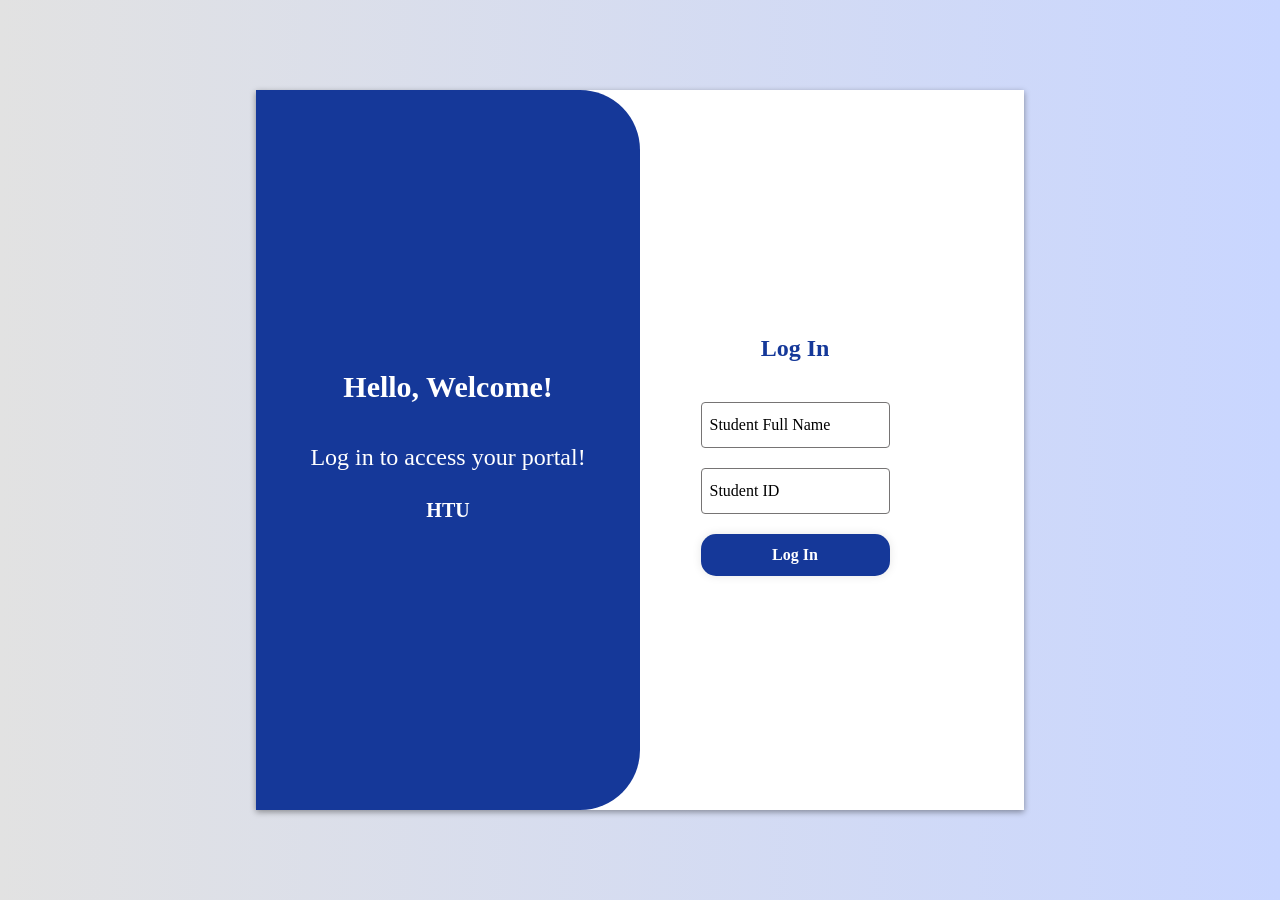
<file: index.html>
<!DOCTYPE html>
<html lang="en">
<head>
    <meta charset="UTF-8">
    <meta name="viewport" content="width=device-width, initial-scale=1.0">
    <meta name="description" content="A student portal for accessing courses, student information, and academic resources.">
    <meta name="author" content="Godswill Akaba">
    <title>HTU Student Portal | Login Page</title>

    <meta property="og:title" content="HTU Student Portal | Login Page">
    <meta property="og:url" content="">
    <meta property="og:image" content="">
    <meta property="og:description" content="A student portal for accessing courses, student information, and academic resources.">

    <link rel="icon" href="images/favicon.ico">

    <link rel="stylesheet" href="styles/small_screen.css">
    <link rel="stylesheet" href="styles/large_screen.css">

    <link href='https://unpkg.com/boxicons@2.1.4/css/boxicons.min.css' rel='stylesheet'>
    <link rel="preconnect" href="https://fonts.googleapis.com">
    <link rel="preconnect" href="https://fonts.gstatic.com" crossorigin>
    <link href="https://fonts.googleapis.com/css2?family=DM+Sans:wght@300;400;500;600;700;800&display=swap" rel="stylesheet">
    
    <script type="module" src="script/login.js"></script>
    <script src="script/navigation.js" defer></script>
</head>

<body class="bdy">
    <div class="login-container">
        <div class="welcome">
            <h1>Hello, Welcome!</h1>
            <p>Log in to access your portal!</p>
            <div class="school-bagde">HTU</div>
        </div>

        <form id="loginForm">
            <h2>Log In</h2>
                <div class="form">
                    <input type="text" 
                    id="studentName"
                    placeholder="Student Full Name" 
                    required>
                </div>
                <div class="form" >
                    <input type="text"
                    id="studentId"
                    placeholder="Student ID" 
                    required>
                    <button type="submit" class="btn">Log In</button>
                </div> 
                <p id="logInMessage"></p>   
        </form>

    </div>
   
</body>
</html>
</file>
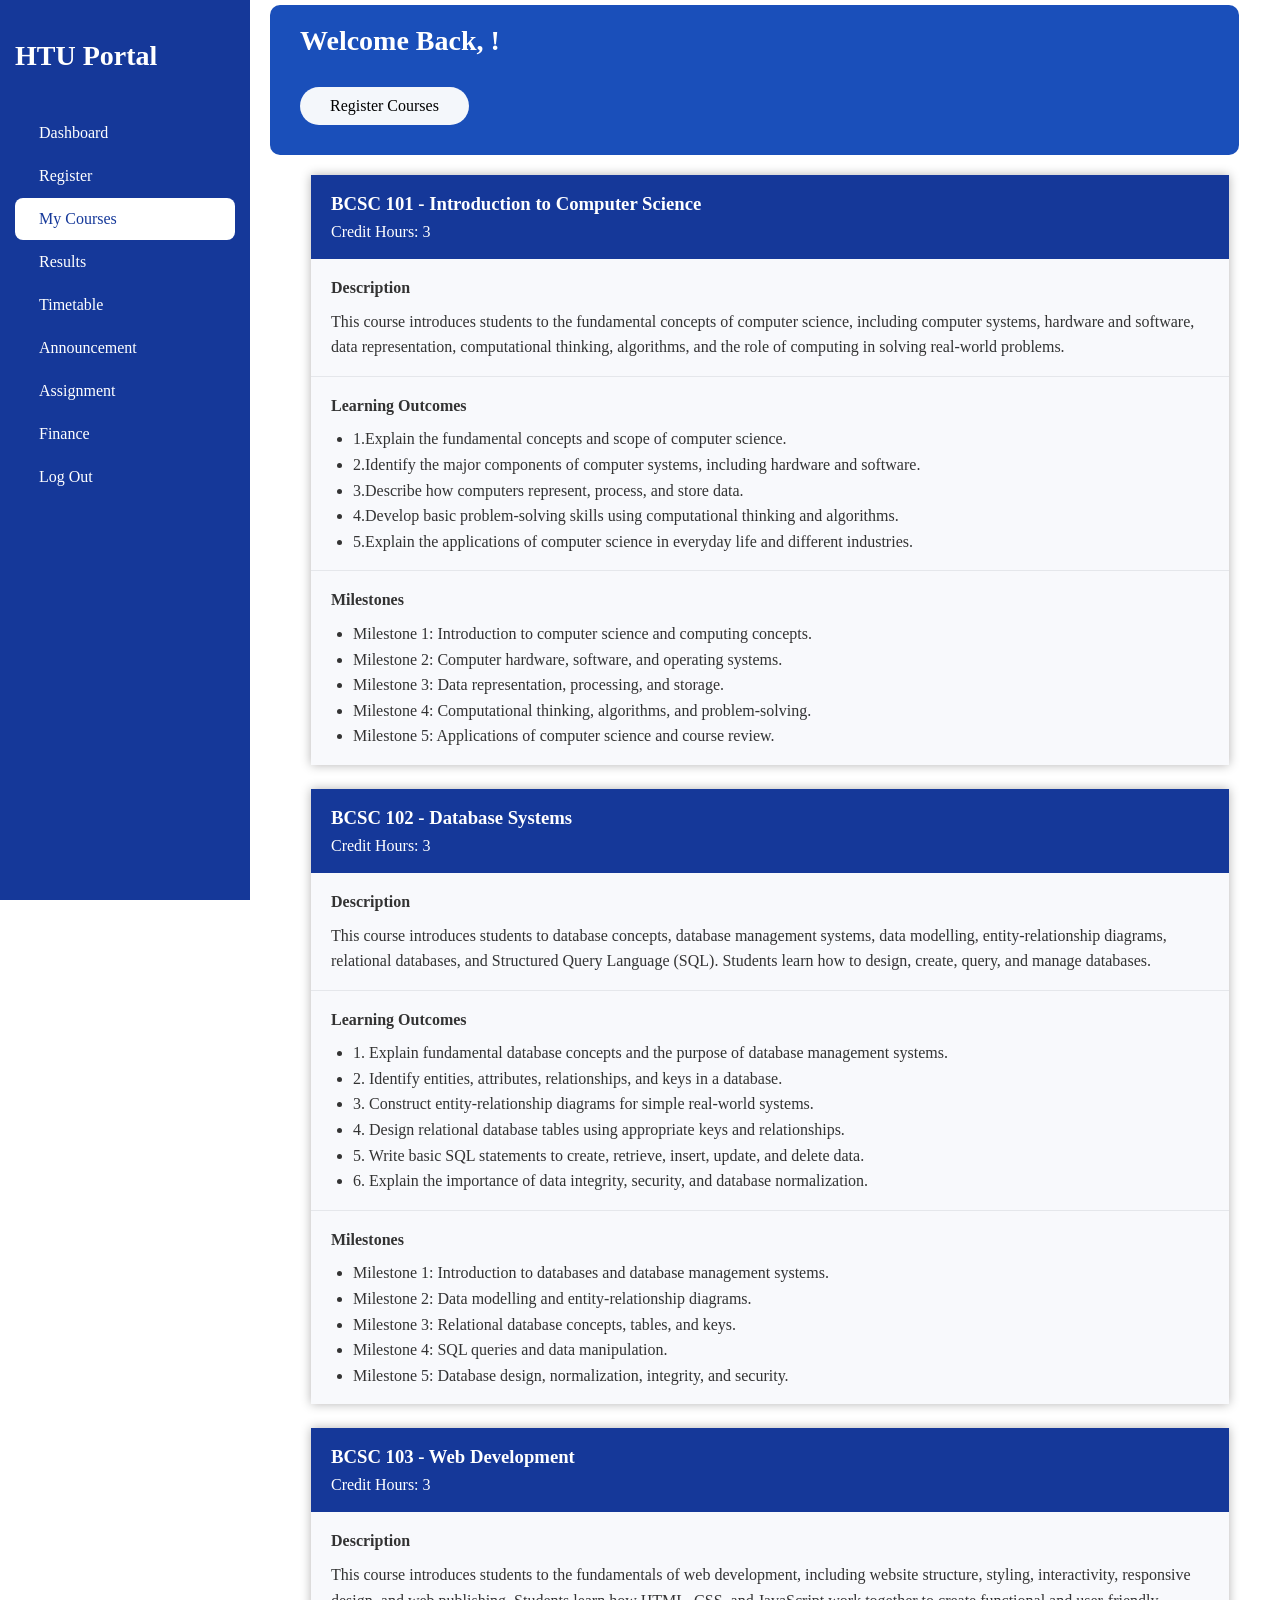
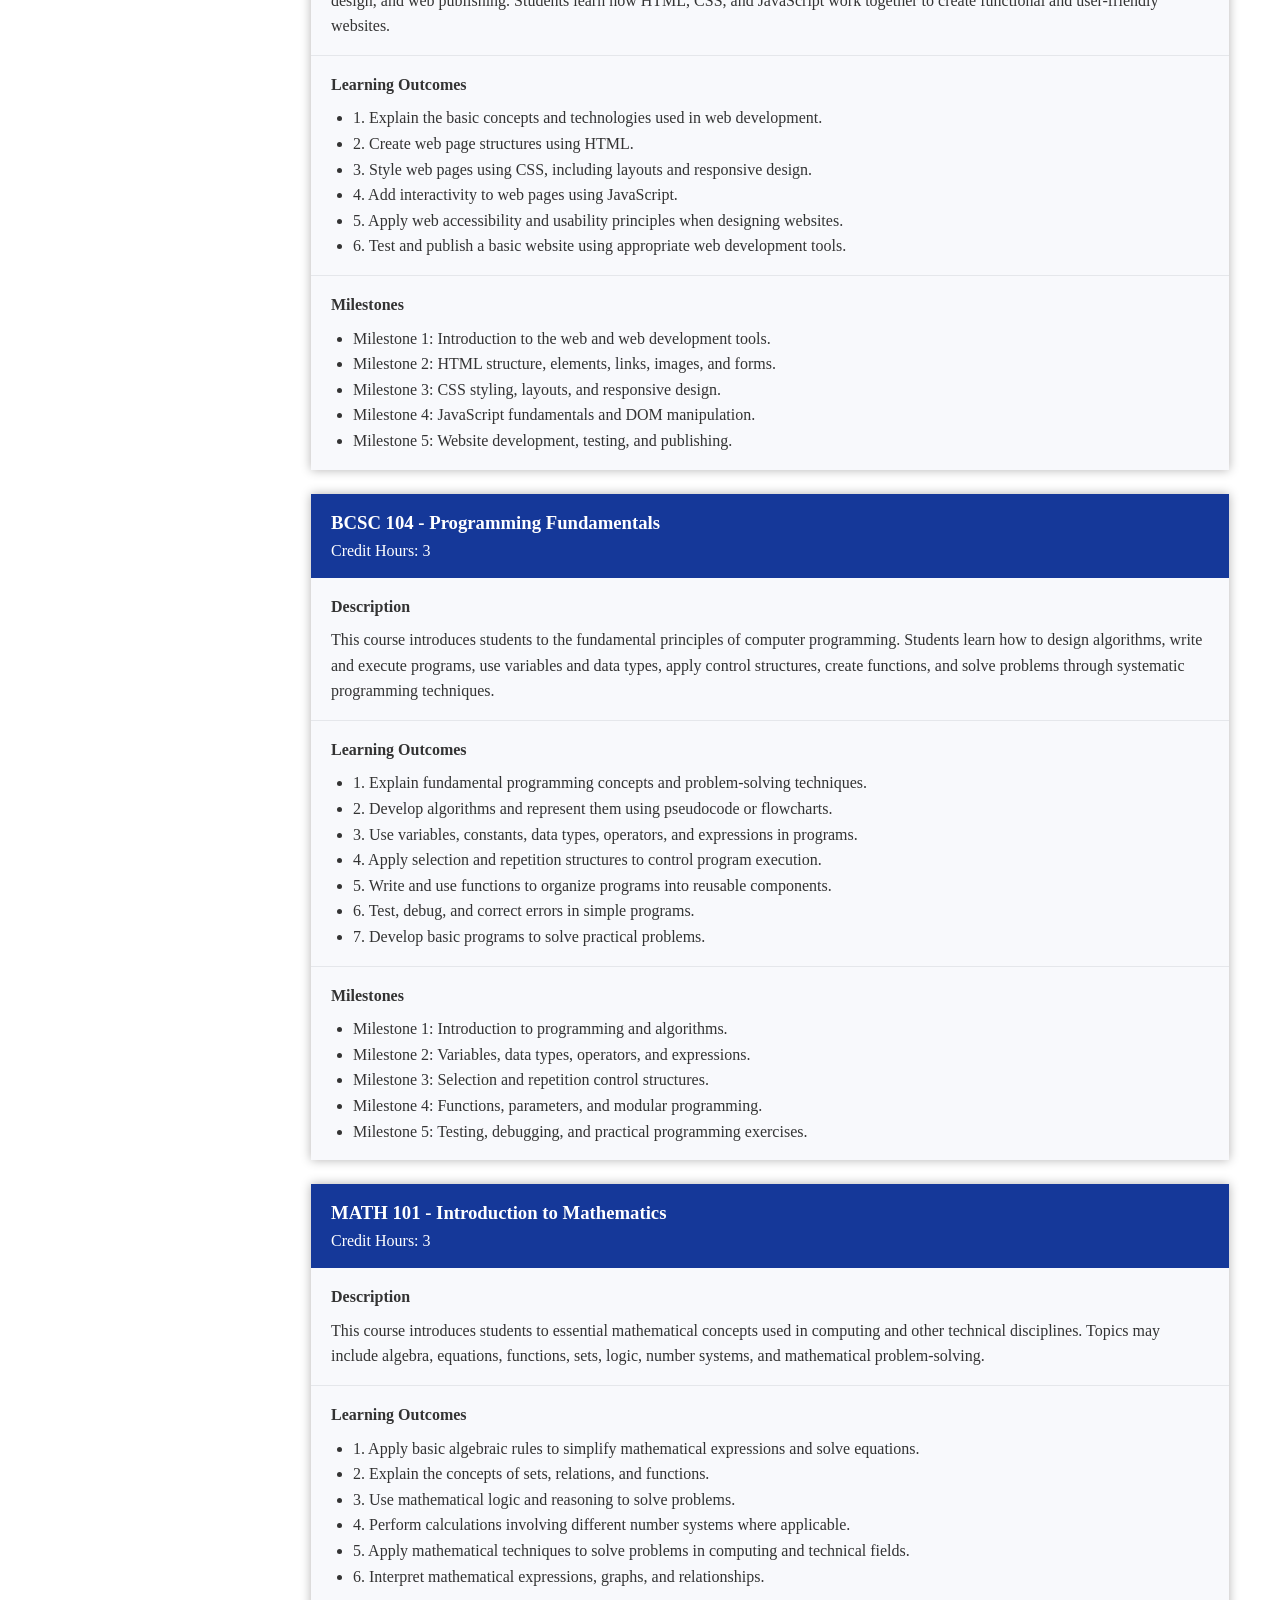
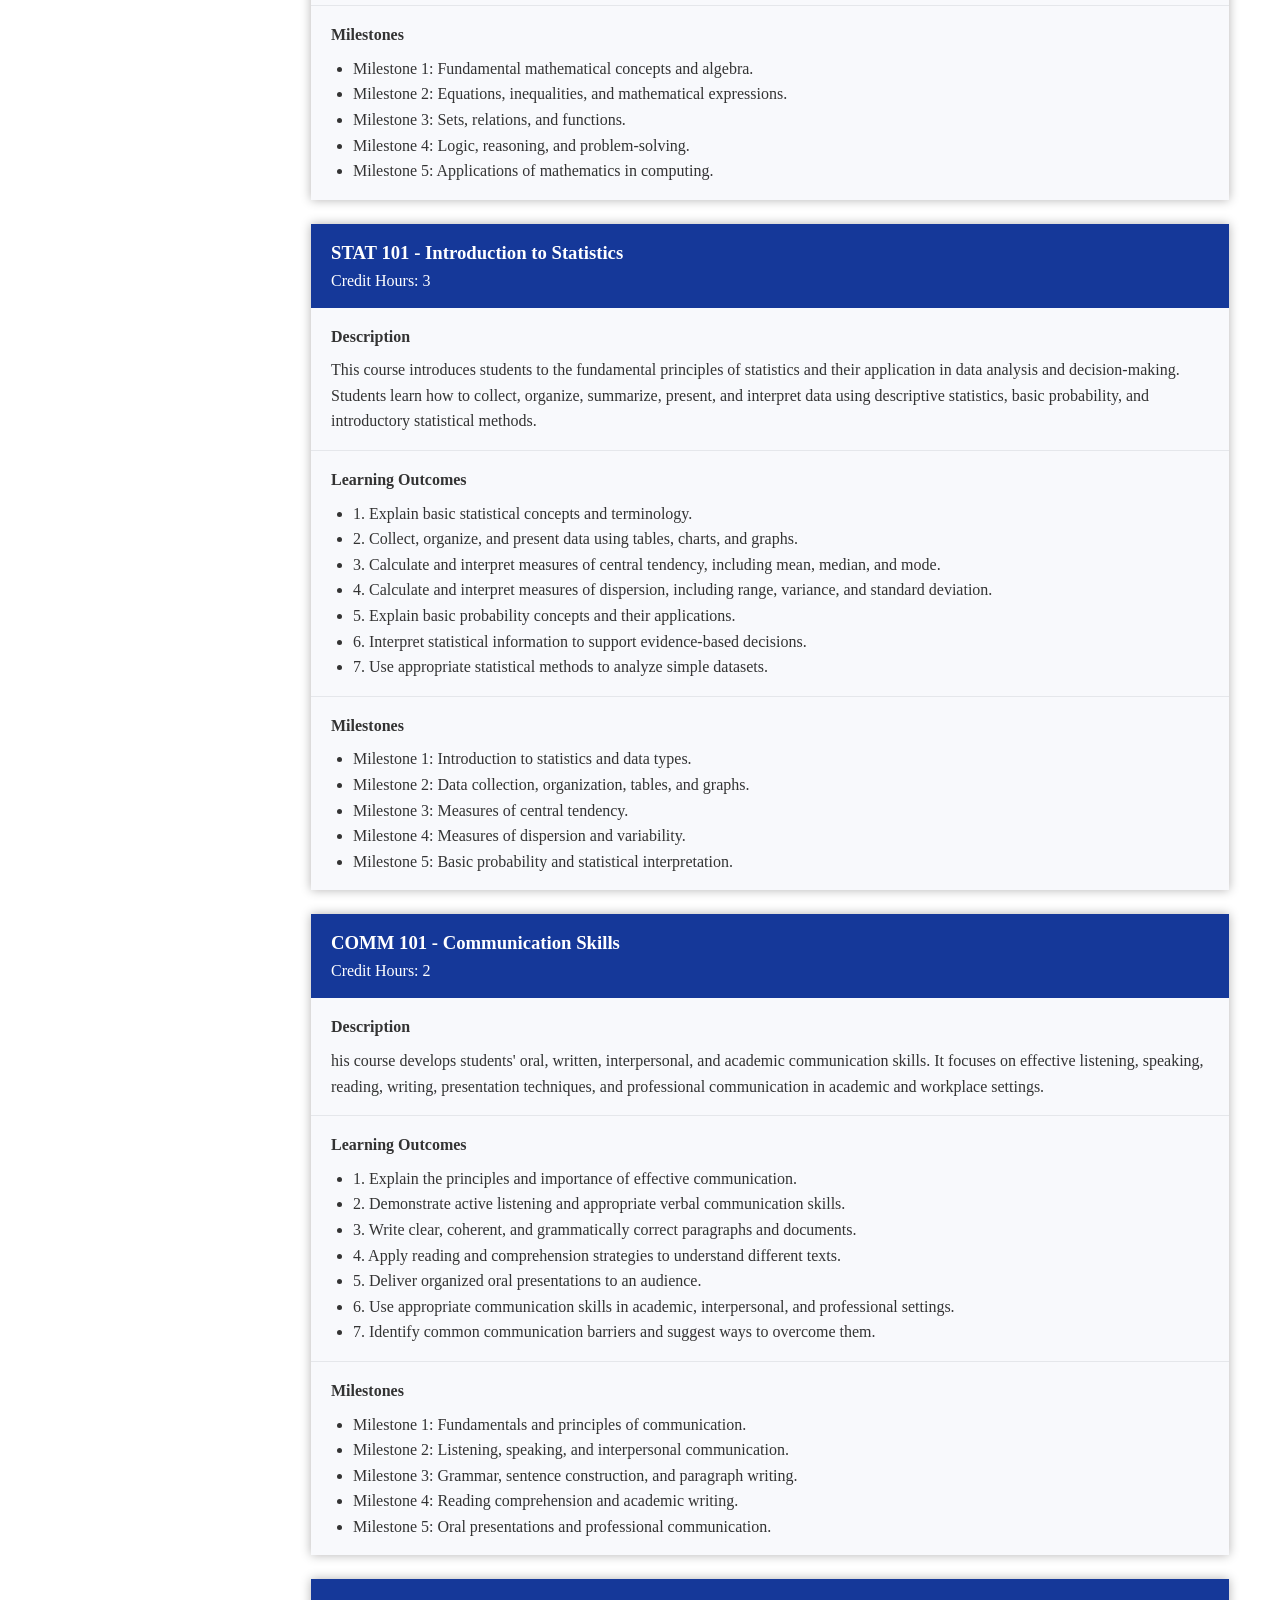
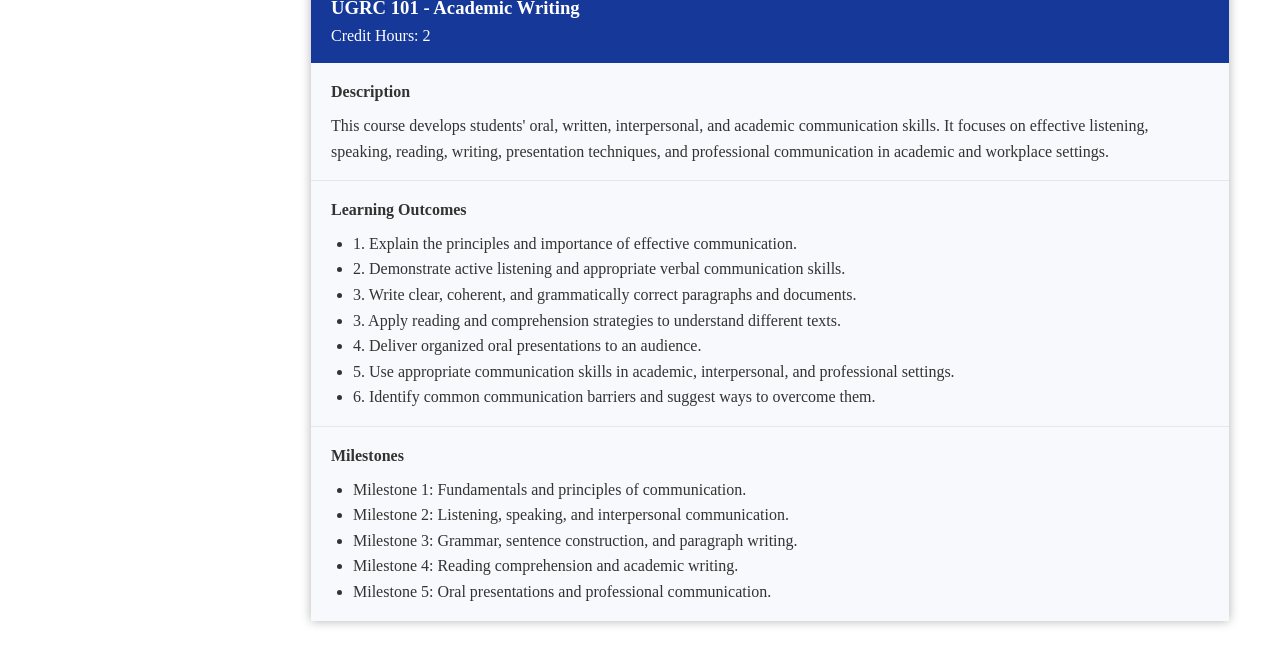
<file: courses.html>
<!DOCTYPE html>
<html lang="en">
<head>
    <meta charset="UTF-8">
    <meta name="viewport" content="width=device-width, initial-scale=1.0">
    <meta name="description" content="A student portal for accessing courses, student information, and academic resources.">
    <meta name="author" content="Godswill Akaba">
    <title>HTU Student Portal | My Courses</title>

    <meta property="og:title" content="HTU Student Portal | My Courses Page">
    <meta property="og:url" content="">
    <meta property="og:image" content="">
    <meta property="og:description" content="A student portal for accessing courses, student information, and academic resources.">

    <link rel="icon" href="images/favicon.ico">

    <link rel="stylesheet" href="styles/small_screen.css">
    <link rel="stylesheet" href="styles/large_screen.css">

    <link href="https://cdn.boxicons.com/3.0.8/fonts/basic/boxicons.min.css" rel="stylesheet">
    <link rel="preconnect" href="https://fonts.googleapis.com">
    <link rel="preconnect" href="https://fonts.gstatic.com" crossorigin>
    <link href="https://fonts.googleapis.com/css2?family=DM+Sans:wght@300;400;500;600;700;800&display=swap" rel="stylesheet">

    <script type="module" src="script/main.js"></script>
    <script src="script/navigation.js" defer></script>
</head>

<body>

    <main>
        <button class="nav-button" id="sidebarToggle" aria-label="Open navigation menu" aria-expanded="false">
            <i class="bx bx-menu"></i>
        </button>

        <aside class="sidebar">
            <div class="sidebar-header">
                <h2>HTU Portal</h2>
            </div>

            <nav class="sidebar-nav">
                <ul>
                    <li>
                        <a href="dashboard.html">
                            <i class="bx bx-dashboard-alt"></i>
                            <span>Dashboard</span>
                        </a>
                    </li>

                    <li>
                        <a href="register.html">
                            <i class="bx bx-form"></i>
                            <span>Register</span>
                        </a>
                    </li>

                    <li>
                        <a href="courses.html" class="active">
                            <i class="bx bx-book-open"></i>
                            <span>My Courses</span>
                        </a>
                    </li>

                    <li>
                        <a href="result.html">
                            <i class="bx bx-report"></i>
                            <span>Results</span>
                        </a>
                    </li>

                    <li>
                        <a href="dashboard.html">
                            <i class="bx bx-calendar-alt"></i>
                            <span>Timetable</span>
                        </a>
                    </li>

                    <li>
                        <a href="#announcement">
                            <i class="bx bx-megaphone-alt"></i>
                            <span>Announcement</span>
                        </a>
                    </li>

                    <li>
                        <a href="dashboard.html">
                            <i class="bx bx-article"></i>
                            <span>Assignment</span>
                        </a>
                    </li>

                    <li>
                        <a href="dashboard.html">
                            <i class="bx bx-wallet"></i>
                            <span>Finance</span>
                        </a>
                    </li>

                    <li>
                        <a href="index.html" id="logout">
                            <i class="bx bx-arrow-out-left-square-half"></i>
                            <span>Log Out</span>
                        </a>
                    </li>
                    
                </ul>
            </nav>
        </aside>

        <section class="student-bar">
            <div class="student-info">
                <h1>Welcome Back, <span class="firstName"></span>!</h1>
                <div class="student-details">
                    <p class="programme"></p>
                    <p class="studentId"></p>
                    <p class="level"></p>
                    <p id="semester"></p>
                    <a class="register" href="register.html">Register Courses</a>
                </div>
            </div>
        </section>

        <div id="courses-table"></div>
    </main>
    <footer></footer>   
</body>
</html>
</file>
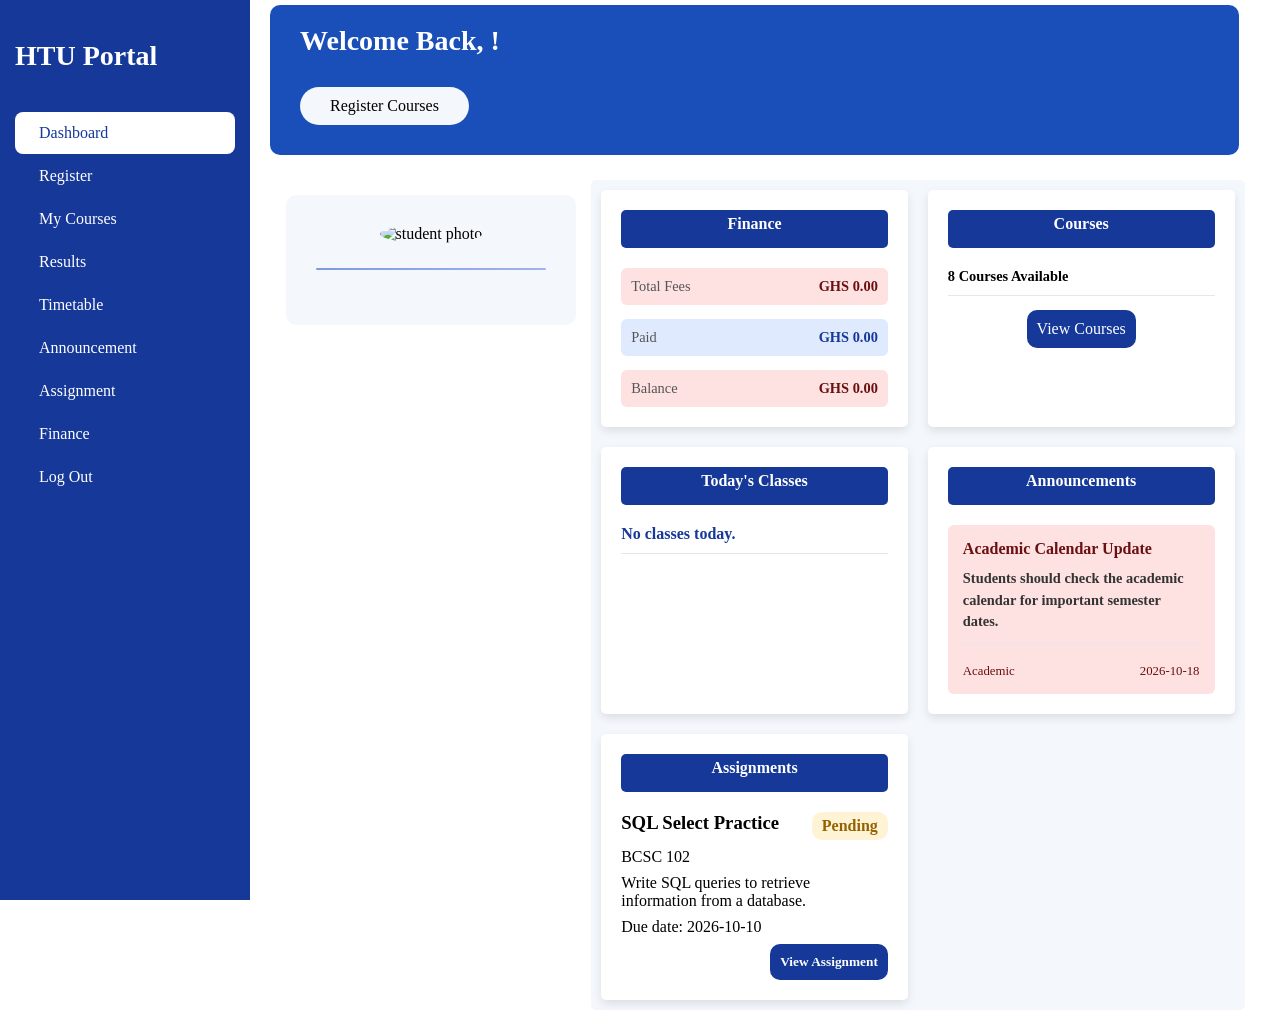
<file: dashboard.html>
<!DOCTYPE html>
<html lang="en">
<head>
    <meta charset="UTF-8">
    <meta name="viewport" content="width=device-width, initial-scale=1.0">
    <meta name="description" content="A student portal for accessing courses, student information, and academic resources.">
    <meta name="author" content="Godswill Akaba">
    <title>HTU Student Portal | Dashboard</title>

    <meta property="og:title" content="HTU Student Portal | Dashboard Page">
    <meta property="og:url" content="">
    <meta property="og:image" content="">
    <meta property="og:description" content="A student portal for accessing courses, student information, and academic resources.">

    <link rel="icon" href="images/favicon.ico">

    <link rel="stylesheet" href="styles/small_screen.css">
    <link rel="stylesheet" href="styles/large_screen.css">

    <link href="https://cdn.boxicons.com/3.0.8/fonts/basic/boxicons.min.css" rel="stylesheet"> 

    <link rel="preconnect" href="https://fonts.googleapis.com">
    <link rel="preconnect" href="https://fonts.gstatic.com" crossorigin>
    <link href="https://fonts.googleapis.com/css2?family=DM+Sans:wght@300;400;500;600;700;800&display=swap" rel="stylesheet">

    <script type="module" src="script/main.js"></script>
    <script src="script/navigation.js" defer></script>
</head>
<body>
    
    <main>
        
        <button class="nav-button" id="sidebarToggle" aria-label="Open navigation menu" aria-expanded="false">
            <i class="bx bx-menu"></i>
        </button>

        <aside class="sidebar">
            <div class="sidebar-header">
                <h2>HTU Portal</h2>
            </div>

            <nav class="sidebar-nav">
                <ul>
                    <li>
                        <a href="dashboard.html" class="active">
                            <i class="bx bx-dashboard-alt"></i>
                            <span>Dashboard</span>
                        </a>
                    </li>

                    <li>
                        <a href="register.html">
                            <i class="bx bx-form"></i>
                            <span>Register</span>
                        </a>
                    </li>

                    <li>
                        <a href="courses.html">
                            <i class="bx bx-book-open"></i>
                            <span>My Courses</span>
                        </a>
                    </li>

                    <li>
                        <a href="result.html">
                            <i class="bx bx-report"></i>
                            <span>Results</span>
                        </a>
                    </li>

                    <li>
                        <a href="#todaysClass">
                            <i class="bx bx-calendar-alt"></i>
                            <span>Timetable</span>
                        </a>
                    </li>

                    <li>
                        <a href="#announcement">
                            <i class="bx bx-megaphone-alt"></i>
                            <span>Announcement</span>
                        </a>
                    </li>

                    <li>
                        <a href="#assignment">
                            <i class="bx bx-article"></i>
                            <span>Assignment</span>
                        </a>
                    </li>

                    <li>
                        <a href="#finance">
                            <i class="bx bx-wallet"></i>
                            <span>Finance</span>
                        </a>
                    </li>

                    <li>
                        <a href="index.html" id="logout">
                            <i class="bx bx-arrow-out-left-square-half"></i>
                            <span>Log Out</span>
                        </a>
                    </li>
                    
                </ul>
            </nav>
        </aside>

        <section class="student-bar">
            <div class="student-info">
                <h1>Welcome Back, <span class="firstName"></span>!</h1>
                <div class="student-details">
                    <p class="programme"></p>
                    <p class="studentId"></p>
                    <p class="level"></p>
                    <p id="semester"></p>
                    <a class="register" href="register.html">Register Courses</a>
                </div>
            </div>
        </section>


        <div class="dashboard-layout">
            <section class="student-profile">
                <div class="student-photo">
                    <img id="studentPhoto" alt="student photo">
                    <p><span class="firstName"></span> <span id="middleName"></span> <span id="lastName"></span></p>
                    <p class="programme"></p>
                    <p class="studentId"></p>
                    <p class="level"></p>
                    <p id="department"></p>
                </div>
            
                <hr class="line">
    
                <div class="student-details-card">
                    <p id="email"></p>
                    <p id="phone"></p>
                    <p id="gender"></p>
                    <p id="dob"></p>
                    <p id="dateOfAdmission"></p>
                    <p id="address"></p>
                </div>
            </section>

            <section class="dashboard-cards">

                <article class="dashboard-card" id="finance">
                    <h2>Finance</h2>

                    <div class="card-info">
                        <p class="fee-balance">
                            <span>Total Fees</span>
                            <span id="totalFees">GHS 0.00</span>
                        </p>

                        <p class="amount-paid">
                            <span>Paid</span>
                            <span id="amountPaid">GHS 0.00</span>
                        </p>

                        <p class="fee-balance">
                            <span>Balance</span>
                            <span id="feeBalance">GHS 0.00</span>
                        </p>
                    </div>
                </article>


                <article class="dashboard-card">
                    <h2>Courses</h2>
                    <div class="card-info">
                        <p>8 Courses Available</p>
                        <a href="courses.html">View Courses</a>
                    </div>
                </article>
                
                <article class="dashboard-card" id="todaysClass">
                    <h2>Today's Classes</h2>
                    <div class="card-info" id="todaysClasses">
                        <!-- Today's schedule will be displayed here -->
                    </div>
                </article>

                <article class="dashboard-card" id="announcement">
                    <h2>Announcements</h2>
                    <div class="card-info" id="announcements">
                        <!-- Announcements will be displayed here -->
                    </div>
                </article>

                <article class="dashboard-card" id="assignment">
                    <h2>Assignments</h2>
                    <div id="assignments-list"></div>
                    <dialog id="assignmentModal">
                        <div class="assignment-modal-content">
                            <button type="button" id="closeAssignmentModal">&times;</button>
                            <h2 id="modalAssignmentTitle"></h2>
                            <p id="modalAssignmentCourse"></p>
                            <p id="modalAssignmentDescription"></p>
                            <p id="modalAssignmentDueDate"></p>
                            <p class="assignmentNote">Complete this assignment and submit it in person to your
                                lecturer. Only mark it as done when you have completed it
                                and are ready to submit it.
                            </p>
                            <button type="button" id="markAsDone">Mark As Done</button>
                        </div>

                        <div id="congratulationsMessage" hidden>
                            <h2>Congratulations!</h2>
                            <p>You have completed this assignment.</p>
                        </div>
                    </dialog>

                </article>
            </section>
        </div>
     
    </main>
    

    

</body>
</html>
</file>
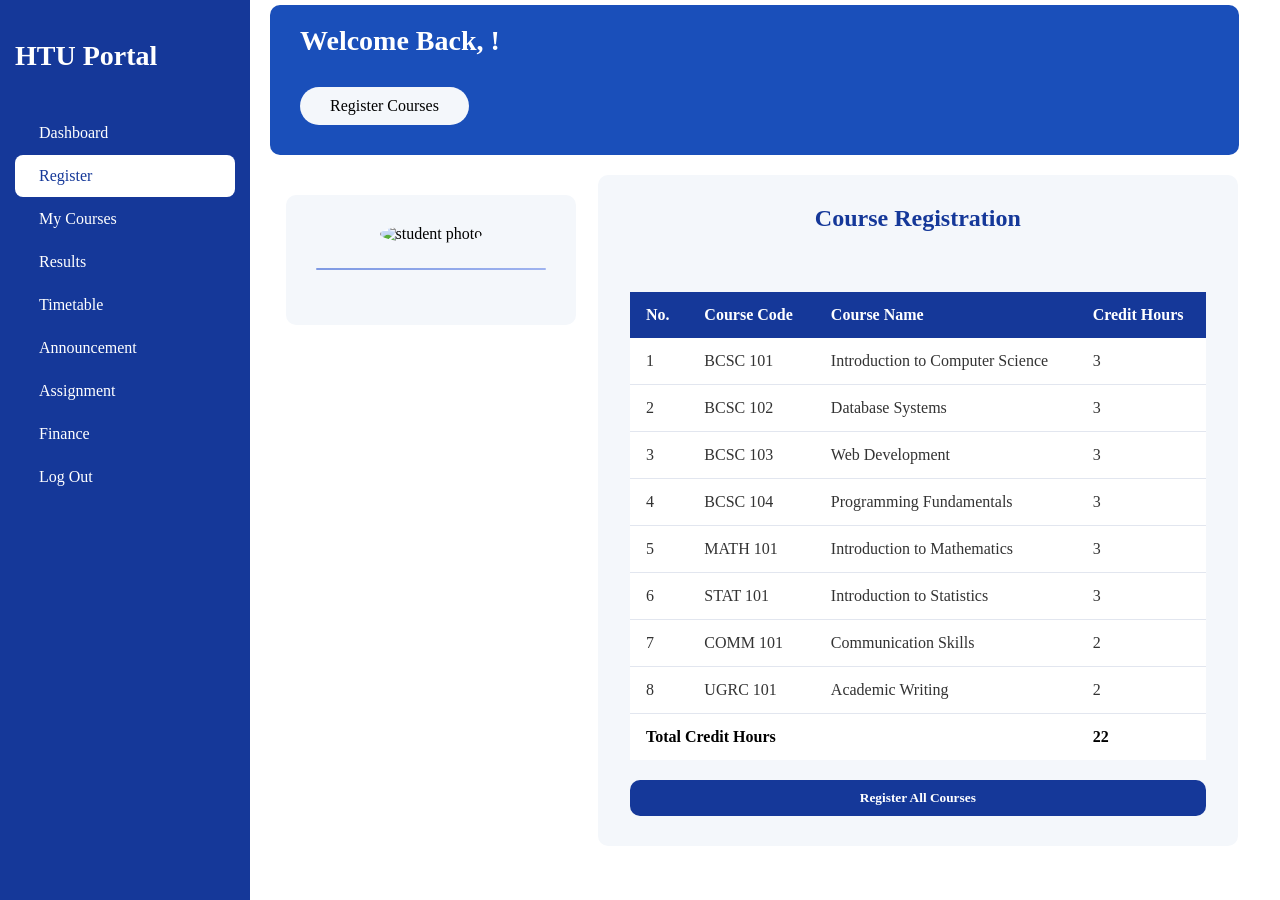
<file: register.html>
<!DOCTYPE html>
<html lang="en">
<head>
    <meta charset="UTF-8">
    <meta name="viewport" content="width=device-width, initial-scale=1.0">
    <meta name="description" content="A student portal for accessing courses, student information, and academic resources.">
    <meta name="author" content="Godswill Akaba">
    <title>HTU Student Portal | Register</title>

    <meta property="og:title" content="HTU Student Portal | Register">
    <meta property="og:url" content="">
    <meta property="og:image" content="">
    <meta property="og:description" content="A student portal for accessing courses, student information, and academic resources.">

    <link rel="icon" href="images/favicon.ico">

    <link rel="stylesheet" href="styles/small_screen.css">
    <link rel="stylesheet" href="styles/large_screen.css">
    
    <link href="https://cdn.boxicons.com/3.0.8/fonts/basic/boxicons.min.css" rel="stylesheet">    
    <link rel="preconnect" href="https://fonts.googleapis.com">
    <link rel="preconnect" href="https://fonts.gstatic.com" crossorigin>
    <link href="https://fonts.googleapis.com/css2?family=DM+Sans:wght@300;400;500;600;700;800&display=swap" rel="stylesheet">

    <script type="module" src="script/main.js"></script>
    <script src="script/navigation.js" defer></script>
</head>
<body>
    <main>
        <button class="nav-button" id="sidebarToggle" aria-label="Open navigation menu" aria-expanded="false">
            <i class="bx bx-menu"></i>
        </button>

        <aside class="sidebar">
            <div class="sidebar-header">
                <h2>HTU Portal</h2>
            </div>

            <nav class="sidebar-nav">
                <ul>
                    <li>
                        <a href="dashboard.html">
                            <i class="bx bx-dashboard-alt"></i>
                            <span>Dashboard</span>
                        </a>
                    </li>

                    <li>
                        <a href="register.html" class="active">
                            <i class="bx bx-form"></i>
                            <span>Register</span>
                        </a>
                    </li>

                    <li>
                        <a href="courses.html">
                            <i class="bx bx-book-open"></i>
                            <span>My Courses</span>
                        </a>
                    </li>

                    <li>
                        <a href="result.html">
                            <i class="bx bx-report"></i>
                            <span>Results</span>
                        </a>
                    </li>

                    <li>
                        <a href="dashboard.html">
                            <i class="bx bx-calendar-alt"></i>
                            <span>Timetable</span>
                        </a>
                    </li>

                    <li>
                        <a href="dashboard.html">
                            <i class="bx bx-megaphone-alt"></i>
                            <span>Announcement</span>
                        </a>
                    </li>

                    <li>
                        <a href="dashboard.html">
                            <i class="bx bx-article"></i>
                            <span>Assignment</span>
                        </a>
                    </li>

                    <li>
                        <a href="dashboard.html">
                            <i class="bx bx-wallet"></i>
                            <span>Finance</span>
                        </a>
                    </li>

                    <li>
                        <a href="index.html" id="logout">
                            <i class="bx bx-arrow-out-left-square-half"></i>
                            <span>Log Out</span>
                        </a>
                    </li>
                    
                </ul>
            </nav>
        </aside>

        
        <section class="student-bar">
            <div class="student-info">
                <h1>Welcome Back, <span class="firstName"></span>!</h1>
                <div class="student-details">
                    <p class="programme"></p>
                    <p class="studentId"></p>
                    <p class="level"></p>
                    <p id="semester"></p>
                    <a class="register" href="register.html">Register Courses</a>
                </div>
            </div>
        </section>


        <div class="dashboard-layout">
            <section class="student-profile">
                <div class="student-photo">
                    <img id="studentPhoto" alt="student photo">
                    <p><span class="firstName"></span> <span id="middleName"></span> <span id="lastName"></span></p>
                    <p class="programme"></p>
                    <p class="studentId"></p>
                    <p class="level"></p>
                    <p id="department"></p>
                </div>
            
                <hr class="line">
    
                <div class="student-details-card">
                    <p id="email"></p>
                    <p id="phone"></p>
                    <p id="gender"></p>
                    <p id="dob"></p>
                    <p id="dateOfAdmission"></p>
                    <p id="address"></p>
                </div>
            </section>

            <section class="register-courses">
                <div class="course-table-container">
                    <h2>Course Registration</h2>
                    <table class="course-table">
                        <thead>
                            <tr>
                                <th>No.</th>
                                <th>Course Code</th>
                                <th>Course Name</th>
                                <th>Credit Hours</th>
                            </tr>
                        </thead>

                        <tbody id="registrationCourseList">
                        </tbody>

                        <tfoot>
                            <tr>
                                <th colspan="3">Total Credit Hours</th>
                                <th id="totalCreditHours"></th>
                            </tr>
                        </tfoot>
                    </table>

                    <button type="button" id="registerAllCourses">
                        Register All Courses
                    </button>
                    <p id="registrationMessage" role="status"></p>
                </div>
                
            </section>
        </div>
     
    </main>
    
</body>
</html>
</file>
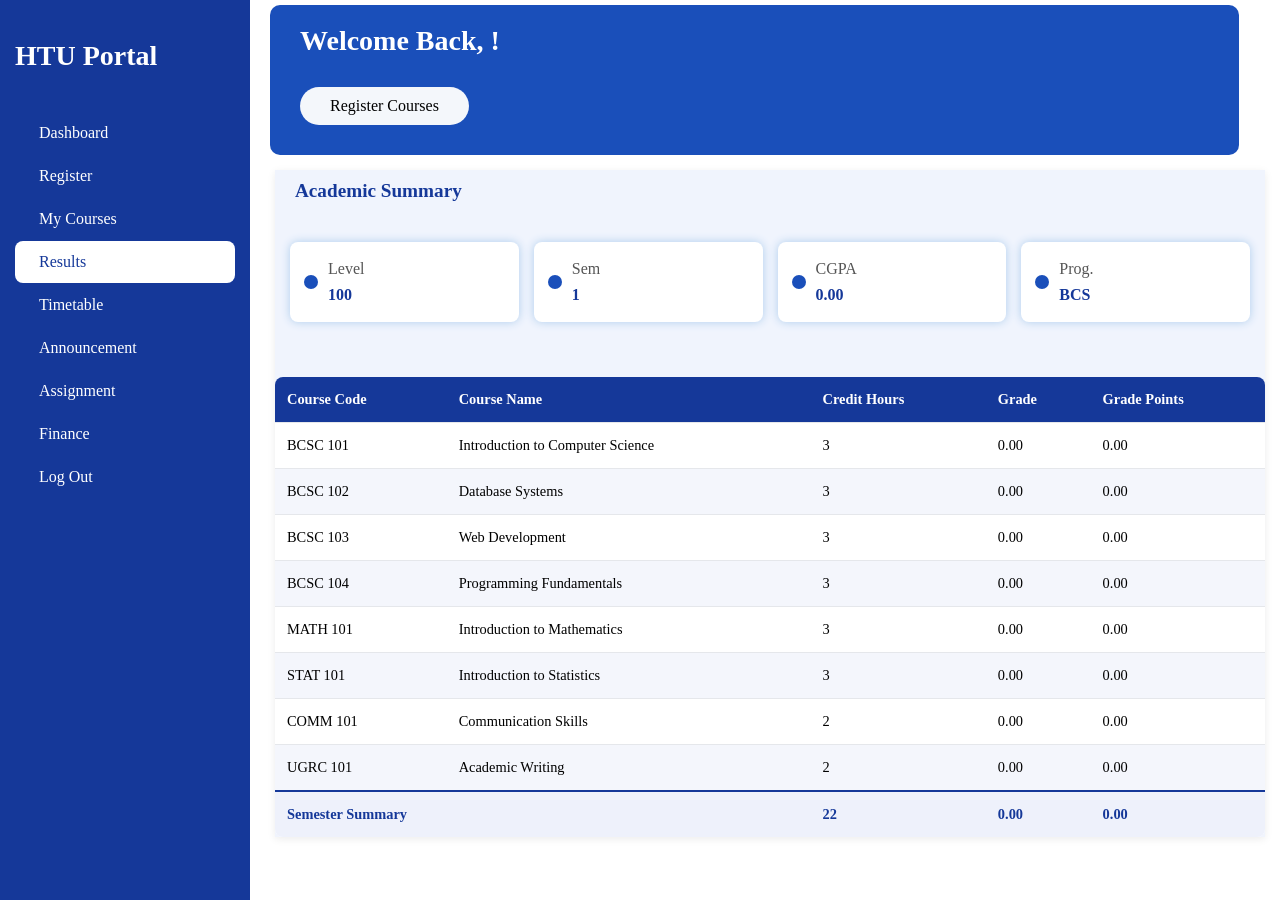
<file: result.html>
<!DOCTYPE html>
<html lang="en">
<head>
    <meta charset="UTF-8">
    <meta name="viewport" content="width=device-width, initial-scale=1.0">
    <meta name="description" content="A student portal for accessing courses, student information, and academic resources.">
    <meta name="author" content="Godswill Akaba">
    <title>HTU Student Portal | Results</title>

    <meta property="og:title" content="HTU Student Portal | Results">
    <meta property="og:url" content="">
    <meta property="og:image" content="">
    <meta property="og:description" content="A student portal for accessing courses, student information, and academic resources.">

    <link rel="icon" href="images/favicon.ico">

    <link rel="stylesheet" href="styles/small_screen.css">
    <link rel="stylesheet" href="styles/large_screen.css">

    <link href="https://cdn.boxicons.com/3.0.8/fonts/basic/boxicons.min.css" rel="stylesheet">    
    <link rel="preconnect" href="https://fonts.googleapis.com">
    <link rel="preconnect" href="https://fonts.gstatic.com" crossorigin>
    <link href="https://fonts.googleapis.com/css2?family=DM+Sans:wght@300;400;500;600;700;800&display=swap" rel="stylesheet">

    <script type="module" src="script/main.js"></script>
    <script src="script/navigation.js" defer></script>
</head>
<body>
    
    <main>
        
        <button class="nav-button" id="sidebarToggle" aria-label="Open navigation menu" aria-expanded="false">
            <i class="bx bx-menu"></i>
        </button>

        <aside class="sidebar">
            <div class="sidebar-header">
                <h2>HTU Portal</h2>
            </div>

            <nav class="sidebar-nav">
                <ul>
                    <li>
                        <a href="dashboard.html">
                            <i class="bx bx-dashboard-alt"></i>
                            <span>Dashboard</span>
                        </a>
                    </li>

                    <li>
                        <a href="register.html">
                            <i class="bx bx-form"></i>
                            <span>Register</span>
                        </a>
                    </li>

                    <li>
                        <a href="courses.html">
                            <i class="bx bx-book-open"></i>
                            <span>My Courses</span>
                        </a>
                    </li>

                    <li>
                        <a href="result.html" class="active">
                            <i class="bx bx-report"></i>
                            <span>Results</span>
                        </a>
                    </li>

                    <li>
                        <a href="dashboard.html">
                            <i class="bx bx-calendar-alt"></i>
                            <span>Timetable</span>
                        </a>
                    </li>

                    <li>
                        <a href="dashboard.html">
                            <i class="bx bx-megaphone-alt"></i>
                            <span>Announcement</span>
                        </a>
                    </li>

                    <li>
                        <a href="dashboard.html">
                            <i class="bx bx-article"></i>
                            <span>Assignment</span>
                        </a>
                    </li>

                    <li>
                        <a href="dashboard.html">
                            <i class="bx bx-wallet"></i>
                            <span>Finance</span>
                        </a>
                    </li>

                    <li>
                        <a href="index.html" id="logout">
                            <i class="bx bx-arrow-out-left-square-half"></i>
                            <span>Log Out</span>
                        </a>
                    </li>
                    
                </ul>
            </nav>
        </aside>

        <section class="student-bar">
            <div class="student-info">
                <h1>Welcome Back, <span class="firstName"></span>!</h1>
                <div class="student-details">
                    <p class="programme"></p>
                    <p class="studentId"></p>
                    <p class="level"></p>
                    <p id="semester"></p>
                    <a class="register" href="register.html">Register Courses</a>
                </div>
            </div>
        </section>    
        
            <section class="result-container">
                <div class="result-heading">
                    <h3>Academic Summary</h3>
                    <div class="result-heading-content">
                        <div class="gpa-card">
                            <i class="bx bx-layers-alt"></i>

                            <div class="gpa-card-info">
                                <h4>Level</h4>
                                <p>100</p>
                            </div>
                        </div>

                        <div class="gpa-card">
                            <i class="bx bx-list-ol"></i>
                            <div class="gpa-card-info">
                                <h4>Sem</h4>
                                <p>1</p>
                            </div>
                        </div>

                        <div class="gpa-card">
                            <i class="bx bx-star"></i>  
                            <div class="gpa-card-info">
                                <h4>CGPA</h4>
                                <p>0.00</p>
                            </div>
                        </div>

                        <div class="gpa-card">
                            <i class="bx bx-education"></i>

                            <div class="gpa-card-info">
                                <h4>Prog.</h4>
                                <p>BCS</p>
                            </div>
                        </div>
                    </div>    
                </div>

                <div class="result-table-container">
                    <table class="result-table">
                        <thead>
                            <tr>
                                <th>Course Code</th>
                                <th>Course Name</th>
                                <th>Credit Hours</th>
                                <th>Grade</th>
                                <th>Grade Points</th>
                            </tr>
                        </thead>

                        <tbody class="result-content">

                        </tbody>

                        <tfoot>
                            <tr>
                                <th colspan="2">Semester Summary</th>
                                <td id="semester-credits">N/A</td>
                                <td id="semester-grade">N/A</td>
                                <td id="semester-grade-point">N/A</td>
                            </tr>
                        </tfoot>   
                </table>

                </div>
            </section>
    </main>
</body>
</html>
</file>
<file: styles/small_screen.css>
* { 
    
    /* font-family: 'DM Sans', sans-serif; */
    /* font-family: Arial, Helvetica, sans-serif; */
    font-family: 'Times New Roman', Times, serif;
    margin: 0;
    padding: 0;
    box-sizing: border-box; 
}
html {
    -webkit-text-size-adjust: 100%;
}



.bdy {
    background: linear-gradient(90deg, #e2e2e2, #c9d6ff);
    min-height: 100vh;
    display: flex;
    flex-direction: column;
    justify-content: center;
    align-items: center;    
}

.login-container {
    background: #fff;
    box-shadow: 0 2px 6px rgba(9, 9, 9, 0.4);
    height: 80vh;
    width: 90%;
    overflow: hidden;
}


.welcome {
    background: #153899;
    height: 50%;
    border-radius: 0 0 60px 60px;
    display: flex;
    flex-direction: column;
    justify-content: center;
    align-items: center;
    color: #fff;
}

.welcome h1 {
    font-size: 28px;
    font-weight: 700;
    padding-bottom: 40px;
}

.welcome p {
    font-size: 16px;
    font-weight: bolder;
    padding-bottom: 20px;
}

.school-bagde {
    display: inline-block;
    /*border: 1px solid #fff;*/
    padding: 8px 30px;
    font-size: 20px;
    font-weight: 800;
}

.login {
    background: #fff;
    height: 60%;
    display: flex;
    flex-direction: column;
}

h2 {
    color: #153899;
    padding-top: 30px;
    padding-bottom: 40px;
    font-weight: bolder;
    text-align: center;
}

.form {
    width: 100%;
    display: flex;
    flex-direction: column;
    align-items: center;
    margin-bottom: 20px;
    
}

.form input {
    width: 90%;
    outline: none;
    padding: 13px 8px;
    border-radius: 4px;
    font-size: 16px;
    border: 1px solid #767474;
}


.form input::placeholder{
    color: black;
    font-weight: 400;
}

.btn {
    width: 90%;
    margin-top: 20px;
    padding: 12px;
    border-radius: 15px;
    background: #153899;
    box-shadow: 0 0 10px rgba(0, 0, 0, .1);
    border: none;
    color: #fff;
    font-weight: 600;
    font-size: 16px;
    cursor: pointer;
    text-align: center;
    text-decoration: none;
}

#loginForm p {
    color: #8a0000;
    text-align: center;
}



.sidebar {
    position: fixed;
    top: 0;
    left: 0;
    width: 250px;
    height: 100vh;
    background-color: #153899;
    color: #ffffff;
    padding: 20px 15px;
    overflow-y: auto;
    z-index: 1000;
    transform: translateX(-100%); 
    transition: transform 0.3s ease;
 
}

.sidebar.show {
    transform: translateX(0);
}


.sidebar-header {
    margin-bottom: 30px;
    text-align: center;
}

.sidebar-header h2 {
    font-size: 28px;
    font-weight: 600;
    color: #fff;
    text-align: center;
    padding-bottom: 10px;
    padding-top: 50px;
}

.sidebar-nav ul {
    list-style: none;
    padding: 0;
    margin: 0;
}

.sidebar-nav li {
    margin-bottom: 10px;
}

.sidebar-nav a {
    display: flex;
    align-items: center;
    gap: 12px;
    padding: 12px;
    color: #ffffff;
    text-decoration: none;
    border-radius: 8px;
}

.sidebar-nav a i {
    font-size: 22px;
}

.sidebar-nav a:hover,
.sidebar-nav a.active {
    background-color: #ffffff;
    color: #153899;
}


.nav-button {
    position: fixed;
    top: 15px;
    left: 15px;
    z-index: 1001;
    font-size: 32px;
    background: #153899;
    border: none;
    color: #ffffff;
    padding: 5px 8px;
    border-radius: 5px;
    cursor: pointer;
}

.nav-button i {
    font-size: 32px;
    display: block;
    line-height: 1;
}




/*Student Bar*/
.student-bar {
    background: #fff;
    border-radius: 5px;
}


.student-info {
    display: flex;
    flex-direction: column;
    justify-content: center;
    padding-left: 20px;
    background: #1a4fba;
    margin: 5px 10px;
    border-radius: 10px;
    padding: 20px 30px;
    color: #fff;
    gap: 20px;
    max-width: 95%;
    /*overflow-x: hidden;*/
}

.student-info h1 {
    font-size: 20px;
    text-align: right;
}

.student-info p {
    font-size: 18px;
    line-height: 1.4;
}

.register {
    display: inline-block;
    text-decoration: none;
    background: #f4f7fb;
    color: black;
    padding: 10px 30px; 
    margin: 10px 0;
    border-radius: 30px;
    cursor: pointer;
}

.register:hover {
    color: #fff;
    background: #6892e4;
}

/************************************************************/
.dashboard-layout {
    max-width: 95%;   
    margin: 20px auto;
}

.student-profile {
    display: flex;
    flex-direction: column;
    justify-content: center;
    background: #f4f7fb;
    border-radius: 10px;
    gap: 20px;
    text-align: center;
    padding: 30px;
    margin: 20px;
    box-sizing: border-box;
}

.student-photo img {
    max-width: 150px;
    border-radius: 50%;   
}

/* .student-photo p{
    text-align: center;
    font-family: 'DM Sans', sans-serif;
} */

.line {
    border: none;
    height: 2px;
    background: linear-gradient(to right, #7f9ae3, #9fb3ef);
    margin: 5px 0;
    border-radius: 5px;
}

.student-photo p {
    font-family: 'DM Sans', sans-serif;
    text-align: left;
    font-size: 16px;
    font-weight: 500;
    color: #333;
}

.student-photo p span {
    font-size: 18px;
    color: black;
    font-weight: 800; 
}

.student-details-card p{
    font-family: 'DM Sans', sans-serif;
    text-align: left;
    font-size: 16px;
    font-weight: 500;
    color: #333;
}

/* Dashboard Cards */
.dashboard-cards {
    display: flex;
    flex-direction: column;
    justify-content: center;
    align-items: center;
    background-color: #f4f7fb;
    border-radius: 5px;
    margin: 5px 10px;
    overflow: hidden;
    padding: 10px 10px;
    row-gap: 30px;
    
}
.dashboard-card {
    background: #fff;
    border-radius: 5px;
    display: flex;
    flex-direction: column;
    padding: 20px 20px;
    width: 100%;
    height: auto;
    box-shadow: 0 4px 10px rgba(0, 0, 0, 0.1);
}

.dashboard-card h2 {
    padding-bottom: 15px;
    padding-top: 5px;
    font-size: 16px;
    background: #153899;
    color: #fff;
    margin-bottom: 20px;
    border-radius: 5px;


}

.dashboard-card p {
    font-size: 16px;
}

.assignment-item {
    display: flex;
    flex-direction: column;
    align-items: flex-start;
    gap: 8px;
    text-align: left;
}

.assignment-header {
    display: flex;
    justify-content: space-between;
    align-items: flex-start;
    width: 100%;
}

.assignment-status {
    background-color: #fff3d6;
    color: #946200;
    padding: 5px 10px;
    border-radius: 10px;
    font-size: 0.8rem;
    font-weight: 600;
    white-space: nowrap;
}

.view-assignment-btn {
    align-self: flex-end;
    border: none;
    background: #153899;
    color: #fff;
    padding: 10px 10px;
    font-weight: 600;
    border-radius: 10px;
    cursor: pointer;
}
.view-assignment-btn:hover {
    background: #102b75;
}


#assignmentModal {
    position: fixed;
    inset: 0;
    margin: auto;
    width: 90%;
    max-width: 650px;
    max-height: 90vh;
    padding: 5px 10px;
    border: none;
    border-radius: 16px;
    background-color: #ffffff;
    color: #202938;
    box-shadow: 0 15px 40px rgba(0, 0, 0, 0.2);
    overflow: auto;
}

#assignmentModal::backdrop {
    background-color: rgba(15, 23, 42, 0.6);
    backdrop-filter: blur(3px);
}

.assignment-modal-content {
    padding: 18px;
}

#closeAssignmentModal {
    display: block;
    margin-left: auto;
    width: 40px;
    height: 40px;
    border: none;
    border-radius: 6px;
    background-color: red;
    color: #fff;
    font-size: 2rem;
    font-weight: 800;
    cursor: pointer;
    transition: background-color 0.2s ease;
}

#closeAssignmentModal:hover {
    background-color: #e2e8f0;
}

/* Assignment Title */
#modalAssignmentTitle {
    margin: 12px 0;
    color: #153899;
    font-size: 1.5rem;
    line-height: 1.4;
}

#modalAssignmentDueDate {
    margin: 16px 0;
    color: #da085c;
    font-size: 0.9rem;
    font-weight: 600;
}

/* Submission Note */
.assignmentNote {
    margin: 20px 0;
    padding: 14px 16px;
    background-color: #eff6ff;
    border-left: 4px solid #153899;
    border-radius: 6px;
    color: #334155;
    font-size: 0.9rem;
    line-height: 1.6;
}

/* Mark as Done Button */
#markAsDone {
    width: 100%;
    padding: 13px 18px;
    border: none;
    border-radius: 8px;
    background-color: #153899;
    color: #ffffff;
    font-size: 1rem;
    font-weight: 600;
    cursor: pointer;
    transition: background-color 0.2s ease;
}

#markAsDone:hover {
    background-color: #102b75;
}


#modalAssignmentDescription {
    white-space: pre-line;
    line-height: 1.7;
    text-align: left;
}


/* Register Page */

.course-table-container {
    display: flex;
    flex-direction: column;
    justify-content: center;
    align-items: center;
    background: #f4f7fb;
    border-radius: 10px;
    width: 95%;
    padding-bottom: 30px;
    margin: 0 auto;
    overflow-x: auto;
}


.course-table {
    width: 100%;
    border-collapse: collapse;
    margin: 20px auto;
    background-color: #fff;
    overflow: hidden;
}

.course-table thead {
    background-color: #153899;
    color: #fff;
}

.course-table th {
    padding: 14px 16px;
    text-align: left;
    font-weight: 600;
}

.course-table td {
    padding: 14px 16px;
    border-bottom: 1px solid #e2e6ef;
    text-align: left;
    color: #333;
}

#registerAllCourses {
    background-color: #153899;
    border-radius: 10px;
    border: none;
    color: #fff;
    font-weight: 600;
    padding: 10px 5px;
    cursor: pointer;
    width: 90%;
    align-self: center;

}

#registerAllCourses:hover {
    background: #102b75;
}

#registrationMessage {
    text-align: center;
    /*color: #1c5f20;
    color: #153899;*/
    margin: 30px;
    background: #ffffff;
    padding: 20px 30px;
    border-radius: 10px;
}
#registrationMessage:empty {
    display: none;
}

/*courses Page */


/* Container for all courses */
#courses-table {
    width: 90%;
    margin: 20px auto;
}

/* Individual course card */
.course-card {
    margin-bottom: 24px;
    background-color: #fff;
    /* border-radius: 12px; */
    box-shadow: 0 0 10px rgba(9, 2, 2, 0.301);
    overflow: hidden;
}

/* Course heading */
.course-main-row {
    background-color: #153899;
    color: #fff;
    padding: 18px 20px;
}

.course-main-row h3 {
    margin: 0 0 8px;
}

.course-main-row p {
    margin: 0;
}

/* Description, outcomes, and milestones */
.course-detail-row {
    padding: 16px 20px;
    background-color: #f8f9fc;
    color: #333;
    line-height: 1.6;
    border-bottom: 1px solid #e5e7eb;
}

.course-detail-row h4 {
    margin: 0 0 8px;
}

.course-detail-row p,
.course-detail-row ul {
    margin-top: 0;
    margin-bottom: 0;
}

.course-detail-row ul {
    padding-left: 22px;
}

/* Remove the line below the final section */
.course-detail-row:last-child {
    border-bottom: none;
}


/*Result Page*/
.result-container {
    min-width: 0;
    /* padding: 20px; */
    margin: 15px 15px;
    background-color: #f0f4fd;
    box-shadow: 0 2px 8px rgba(0, 0, 0, 0.08);
}
/* .result-heading {
    background: #1a4fba;
    width: 100%;
    border-radius: 20px;
} */


.result-heading h3 {
    padding: 10px 20px;
    margin-bottom: 20px;
    color: #153899;
    font-size: 1.2rem;

}

.result-heading-content {
    display: grid;
    grid-template-columns: repeat(2, minmax(0, 1fr));
    gap: 15px;
    /* background: #f0f4fd; */
    padding: 10px 15px;
    padding-bottom: 30px;
    
}


.gpa-card {
    display: flex;
    align-items: center;
    gap: 10px;
    min-width: 0;
    padding: 18px 14px;
    background-color: #fff;
    border-radius: 8px;
    box-shadow: 0 0 10px rgb(174, 205, 237);
}

.gpa-card > i {
    font-size: 18px;
    color: #fff;
    flex-shrink: 0;
    background: #1a4fba;
    padding: 7px;
    border-radius: 7px;
    
}

.gpa-card-info {
    display: flex;
    flex-direction: column;
    gap: 8px;
    min-width: 0;
}

.gpa-card-info h4 {
    margin: 0;
    color: #555555;
    font-size: 18px;
    font-weight: 600;
}

.gpa-card-info p {
    margin: 0;
    color: #153899;
    font-size: 16px;
    font-weight: 700;
}


/* Results Table */
.result-table-container {
    width: 100%;
    margin-top: 25px;
    overflow-x: auto;
    border-radius: 8px;
}

.result-table {
    width: 100%;
    min-width: 600px;
    border-collapse: collapse;
    background-color: #ffffff;
}

.result-table th,
.result-table td {
    padding: 14px 12px;
    text-align: left;
    border-bottom: 1px solid #e5e7eb;
    font-size: 0.9rem;
}

.result-table thead {
    background-color: #153899;
    color: #ffffff;
}

.result-table thead th {
    font-weight: 600;
    white-space: nowrap;
}

.result-table tbody tr:nth-child(even) {
    background-color: #f4f6fc;
}

.result-table tbody tr:hover {
    background-color: #e8edff;
}

.result-table tfoot {
    background-color: #eef1fb;
    color: #153899;
    font-weight: 700;
}

.result-table tfoot th,
.result-table tfoot td {
    border-top: 2px solid #153899;
    border-bottom: none;
}



/* Finance Card */
.dashboard-card .card-info a {
    text-decoration: none;
    background: #153899;
    padding: 10px;
    color: #fff;
    text-align: center;
    max-width: 70%;
    align-self: center;
    border-radius: 10px;
    cursor: pointer;
}

.dashboard-card .card-info a:hover {
    background: #102b75
}

.dashboard-card .card-info {
    display: flex;
    flex-direction: column;
    gap: 14px;
}

.dashboard-card .card-info p {
    display: flex;
    justify-content: space-between;
    align-items: center;
    gap: 12px;
    margin: 0;
    padding-bottom: 10px;
    border-bottom: 1px solid #e5e7eb;
    /* color: #153899; */
    font-size: 0.9rem;
    font-weight: 600;
}

.dashboard-card .card-info p span:first-child {
    color: #555555;
    font-weight: 500;
}



/* Amount Paid */
.dashboard-card .card-info .amount-paid span:last-child {
    color: #153899;
}

/* Outstanding Balance */
.dashboard-card .card-info .fee-balance {
    padding: 10px;
    background-color: #fee1e1;
    border-radius: 6px;
    border-bottom: none;
}

.dashboard-card .card-info .fee-balance span {
    color: #6a1010;
}


/* Amount Paid */
.dashboard-card .card-info .amount-paid {
    padding: 10px;
    background-color: #e0eaff;
    border-radius: 6px;
    border-bottom: none;
}
/* //////////////////////////////////////////////////////////////////When i click finance on the dashboard */
#finance {
    scroll-margin-top: 20px;
    transition: background-color 0.3s ease,
                box-shadow 0.3s ease;
}

#finance:target {
    box-shadow: 0 0 10px #153899;
}

/* Today's Classes */
#todaysClasses {
    display: flex;
    flex-direction: column;
    gap: 15px;
}

#todaysClasses > p:first-child {
    color: #153899;
    font-weight: 600;
    font-size: 1rem;
}

.class-item {
    padding: 12px;
    background-color: #f5f7ff;
    border-radius: 6px;
    display: flex;
    flex-direction: column;
    gap: 8px;
}

.class-item p {
    margin: 0;
    font-size: 0.9rem;
}

.class-item p:first-child {
    color: #153899;
    font-weight: 600;
}

.class-item p:nth-child(2) {
    color: #333;
}

.class-item p:nth-child(3) {
    color: #3d3d3d;
}

/* Click Timetable */
#todaysClass {
    scroll-margin-top: 20px;
    transition: background-color 0.3s ease,
                box-shadow 0.3s ease;
}

#todaysClass:target {
    box-shadow: 0 0 10px #153899;
}


/* Click Assignment */
#assignment {
    scroll-margin-top: 20px;
    transition: background-color 0.3s ease,
                box-shadow 0.3s ease;
}

#assignment:target {
    box-shadow: 0 0 10px #153899;
}


/* Announcements */
#announcements {
    display: flex;
    flex-direction: column;
    gap: 12px;
}

.announcement-item {
    padding: 15px;
    background-color: #fee1e1;
    border-radius: 6px;
    display: flex;
    flex-direction: column;
    gap: 10px;
}

.announcement-item h4 {
    margin: 0;
    color: #6a1010;
    font-size: 1rem;
}

 
.dashboard-card .card-info .announcement-item p{
    text-align: left;
    line-height: 1.5;
    color: #333;
}

.announcement-details {
    display: flex;
    justify-content: space-between;
    align-items: center;
    font-size: 0.8rem;
    color: #6a1010;
    padding-top: 10px;
}

/* Important announcements */
.announcement-item.important {
    background-color: #fff7ed;
    border-left-color: #ea580c;
}

.announcement-item.important h4 {
    color: #c2410c;
}

#announcement {
    scroll-margin-top: 20px;
    transition: background-color 0.3s ease,
                box-shadow 0.3s ease;
}

#announcement:target {
    box-shadow: 0 0 10px #153899;
}
</file>
<file: styles/large_screen.css>
@media screen and (min-width: 1024px) {
    .bdy {
        display: flex;
        justify-content: center;
        align-items: center;
        margin: 0;
        height: 100vh;
    }

    .login-container {
        display: flex;
        justify-content: flex-start;
        align-items: center;
        height: 80vh;
        width: 60%;
        gap: 50px;
    }

    .welcome {
        background-color: #153899;
        height: 100%;
        width: 50%;
        border-radius: 0 60px 60px 0;
        align-self: flex-start; 
    }

    .welcome h1 {
        font-size: 30px;
    }

    .welcome p {
        font-size: 24px;
        font-weight: 400;
    }



    .login {
        display: flex;
        flex-direction: column;
        justify-content: center;
        align-items: center;
    }

    
    .sidebar {
        position: fixed;
        top: 0;
        left: 0;
        width: 250px;
        height: 100vh;
        background-color: #153899;
        color: #ffffff;
        padding: 20px 15px;
        overflow-y: auto;
        transform: translateX(0);
        box-sizing: border-box;
    }

    .sidebar-nav li {
        margin-bottom: 1px;
    }

    .sidebar-header h2 {
        color: #fff;
        text-align: left;
        padding-top: 20px;
    }


    .nav-button {
        display: none;
    }

    main {
        margin-left: 260px;
    }

    .student-info h1 {
        font-size: 28px;
        text-align: left;
    }

    .hello-message p {
        font-size: 24px;
        font-weight: 200;
    }

    .student-info p {
        font-size: 18px;
    }

    

    /* dashboard*/

    .dashboard-layout {
        display: grid;
        grid-template-columns: 30% 1fr;
        gap: 5px;
        align-items: start;
    }


    .student-profile {
        width: 100%;
        margin-left: 0;
        }

    .dashboard-cards {
        display: grid;
        grid-template-columns: repeat(2, minmax(0, 1fr));
        gap: 20px;
        width: auto;
        min-width: 0;
        align-items: stretch;
    }

    #assignmentModal {
        width: 95%;
        max-width: 80%;
        max-height: 95vh;
        border-radius: 0;
    }

    .assignment-modal-content {
        padding: 18px;
    }

    #modalAssignmentTitle {
        font-size: 1.25rem;
    }

    #modalAssignmentDescription {
        padding: 14px;
        font-size: 0.9rem;
    }

    /* Result Page */

    .gpa-card-info h4 {
        font-size: 16px;
        font-weight: 500;
    }
    .result-heading-content {
        grid-template-columns: repeat(4, minmax(0, 1fr));
    }

    .course-table {
        width: 90%;
    }

    


    
}
</file>
